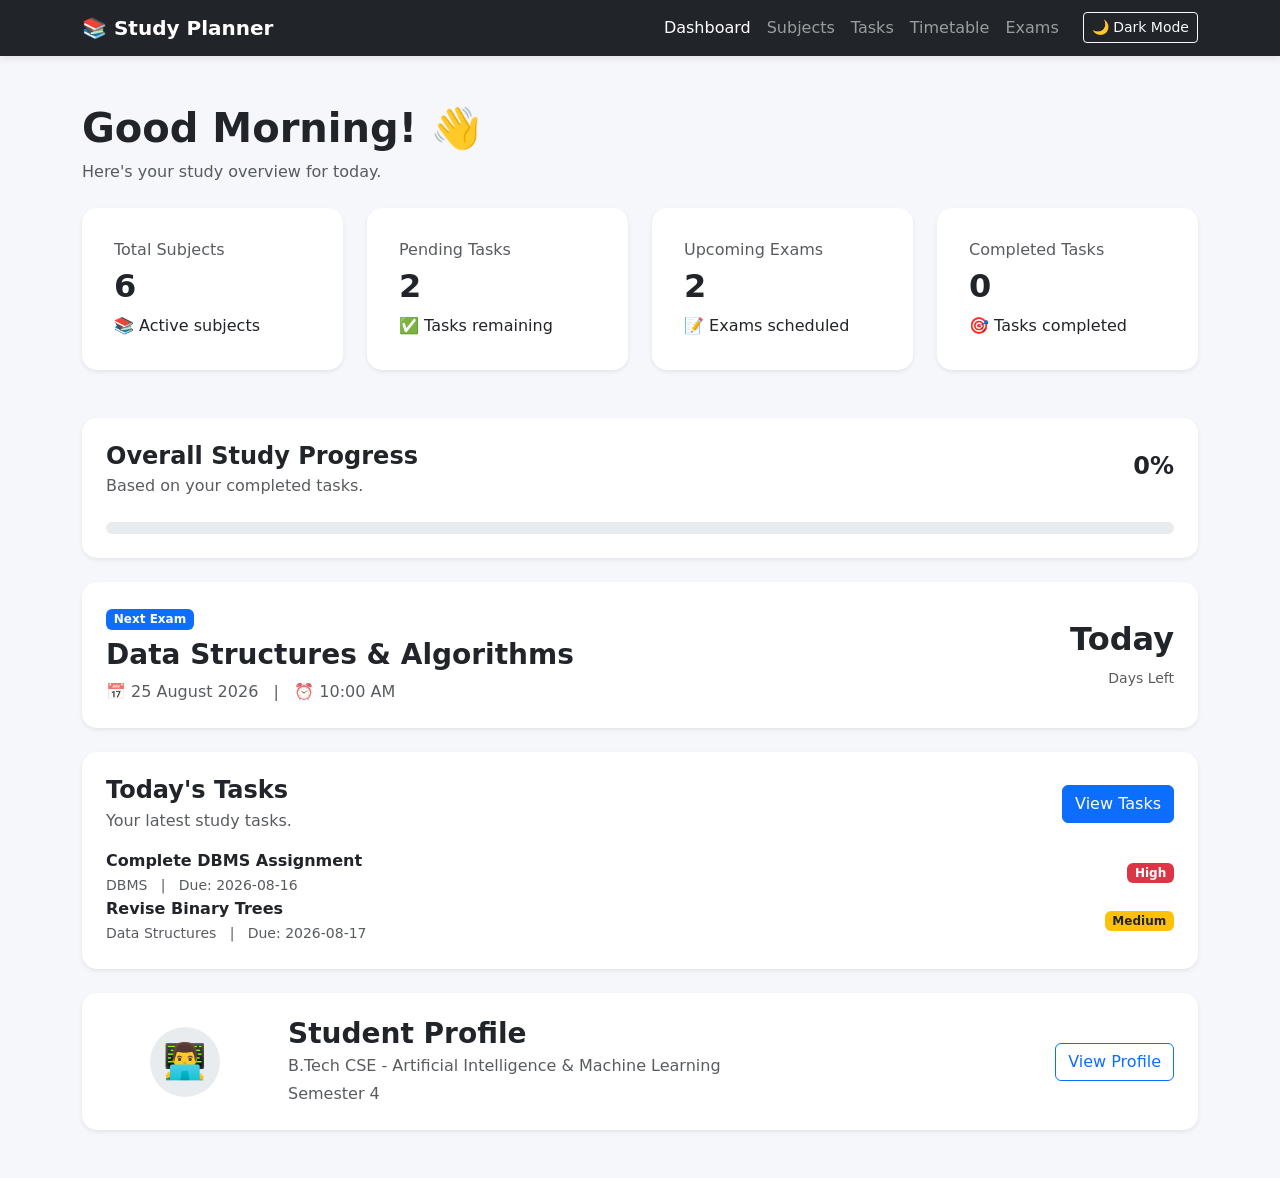
<file: index.html>
<!DOCTYPE html>
<html lang="en">

<head>

    <meta charset="UTF-8">

    <meta name="viewport"
          content="width=device-width, initial-scale=1.0">

    <title>Student Study Planner</title>

    <!-- Bootstrap CSS -->
    <link
        href="https://cdn.jsdelivr.net/npm/bootstrap@5.3.3/dist/css/bootstrap.min.css"
        rel="stylesheet">

    <!-- Custom CSS -->
    <link rel="stylesheet" href="css/style.css">

</head>


<body>


    <!-- ================= NAVBAR ================= -->

    <nav class="navbar navbar-expand-lg bg-dark navbar-dark">

        <div class="container">

            <!-- Logo -->

            <a class="navbar-brand fw-bold"
               href="index.html">

                📚 Study Planner

            </a>


            <!-- Mobile Menu Button -->

            <button
                class="navbar-toggler"
                type="button"
                data-bs-toggle="collapse"
                data-bs-target="#navbarNav">

                <span class="navbar-toggler-icon"></span>

            </button>


            <!-- Navigation Links -->

            <div
                class="collapse navbar-collapse"
                id="navbarNav">

                <ul class="navbar-nav ms-auto">

                    <li class="nav-item">

                        <a
                            class="nav-link active"
                            href="index.html">

                            Dashboard

                        </a>

                    </li>


                    <li class="nav-item">

                        <a
                            class="nav-link"
                            href="subjects.html">

                            Subjects

                        </a>

                    </li>


                    <li class="nav-item">

                        <a
                            class="nav-link"
                            href="tasks.html">

                            Tasks

                        </a>

                    </li>


                    <li class="nav-item">

                        <a
                            class="nav-link"
                            href="timetable.html">

                            Timetable

                        </a>

                    </li>


                    <li class="nav-item">

                        <a
                            class="nav-link"
                            href="exams.html">

                            Exams

                        </a>

                    </li>


                    <!-- Dark Mode -->

                    <li class="nav-item ms-lg-3">

                        <button
                            class="btn btn-outline-light btn-sm mt-1"
                            onclick="toggleDarkMode()">

                            🌙 Dark Mode

                        </button>

                    </li>

                </ul>

            </div>

        </div>

    </nav>



    <!-- ================= MAIN CONTENT ================= -->

    <main class="container mt-5 mb-5">


        <!-- ================= WELCOME ================= -->

        <div class="mb-4">

            <h1 class="fw-bold">

                Good Morning! 👋

            </h1>


            <p class="text-muted">

                Here's your study overview for today.

            </p>

        </div>



        <!-- ================= DASHBOARD CARDS ================= -->

        <div class="row g-4">


            <!-- Total Subjects -->

            <div class="col-md-6 col-lg-3">

                <div
                    class="card dashboard-card shadow-sm p-3 h-100">

                    <div class="card-body">

                        <h6 class="text-muted">

                            Total Subjects

                        </h6>


                        <h2 class="fw-bold">

                            6

                        </h2>


                        <p class="mb-0">

                            📚 Active subjects

                        </p>

                    </div>

                </div>

            </div>



            <!-- Pending Tasks -->

            <div class="col-md-6 col-lg-3">

                <div
                    class="card dashboard-card shadow-sm p-3 h-100">

                    <div class="card-body">

                        <h6 class="text-muted">

                            Pending Tasks

                        </h6>


                        <h2
                            class="fw-bold"
                            id="pendingTaskCount">

                            0

                        </h2>


                        <p class="mb-0">

                            ✅ Tasks remaining

                        </p>

                    </div>

                </div>

            </div>



            <!-- Upcoming Exams -->

            <div class="col-md-6 col-lg-3">

                <div
                    class="card dashboard-card shadow-sm p-3 h-100">

                    <div class="card-body">

                        <h6 class="text-muted">

                            Upcoming Exams

                        </h6>


                        <h2 class="fw-bold">

                            2

                        </h2>


                        <p class="mb-0">

                            📝 Exams scheduled

                        </p>

                    </div>

                </div>

            </div>



            <!-- Completed Tasks -->

            <div class="col-md-6 col-lg-3">

                <div
                    class="card dashboard-card shadow-sm p-3 h-100">

                    <div class="card-body">

                        <h6 class="text-muted">

                            Completed Tasks

                        </h6>


                        <h2
                            class="fw-bold"
                            id="completedTaskCount">

                            0

                        </h2>


                        <p class="mb-0">

                            🎯 Tasks completed

                        </p>

                    </div>

                </div>

            </div>

        </div>



        <!-- ================= OVERALL PROGRESS ================= -->

        <div class="card shadow-sm mt-5 p-4">

            <div
                class="d-flex justify-content-between align-items-center">

                <div>

                    <h4 class="fw-bold mb-1">

                        Overall Study Progress

                    </h4>


                    <p class="text-muted mb-0">

                        Based on your completed tasks.

                    </p>

                </div>


                <h4
                    class="fw-bold"
                    id="overallProgressText">

                    0%

                </h4>

            </div>


            <div class="progress mt-4">

                <div
                    class="progress-bar"
                    id="overallProgressBar"
                    style="width: 0%;">

                    0%

                </div>

            </div>

        </div>



        <!-- ================= UPCOMING EXAM ================= -->

        <div class="card shadow-sm mt-4 p-4">

            <div class="row align-items-center">

                <div class="col-md-8">

                    <span class="badge bg-primary">

                        Next Exam

                    </span>


                    <h3 class="fw-bold mt-2">

                        Data Structures & Algorithms

                    </h3>


                    <p class="text-muted mb-0">

                        📅 25 August 2026
                        &nbsp; | &nbsp;
                        ⏰ 10:00 AM

                    </p>

                </div>


                <div
                    class="col-md-4 text-md-end text-center mt-3 mt-md-0">

                    <h2
                        class="fw-bold"
                        id="dashboardExamDays">

                        --

                    </h2>


                    <small class="text-muted">

                        Days Left

                    </small>

                </div>

            </div>

        </div>



        <!-- ================= TODAY'S TASKS ================= -->

        <div class="card shadow-sm mt-4 p-4">

            <div
                class="d-flex justify-content-between align-items-center mb-3">

                <div>

                    <h4 class="fw-bold mb-1">

                        Today's Tasks

                    </h4>


                    <p class="text-muted mb-0">

                        Your latest study tasks.

                    </p>

                </div>


                <a
                    href="tasks.html"
                    class="btn btn-primary">

                    View Tasks

                </a>

            </div>


            <div id="dashboardTaskList">

                <!-- JavaScript will add tasks here -->

            </div>

        </div>



        <!-- ================= STUDENT PROFILE ================= -->

        <div class="card shadow-sm mt-4 p-4 mb-5">

            <div class="row align-items-center">


                <div class="col-md-2 text-center">

                    <div class="profile-icon">

                        👨‍💻

                    </div>

                </div>


                <div class="col-md-7">

                    <h3 class="fw-bold mb-1">

                        Student Profile

                    </h3>


                    <p class="text-muted mb-1">

                        B.Tech CSE -
                        Artificial Intelligence & Machine Learning

                    </p>


                    <p class="text-muted mb-0">

                        Semester 4

                    </p>

                </div>


                <div
                    class="col-md-3 text-md-end text-center mt-3 mt-md-0">

                    <button
                        class="btn btn-outline-primary"
                        data-bs-toggle="modal"
                        data-bs-target="#profileModal">

                        View Profile

                    </button>

                </div>

            </div>

        </div>

    </main>



    <!-- ================= PROFILE MODAL ================= -->

    <div
        class="modal fade"
        id="profileModal"
        tabindex="-1">

        <div class="modal-dialog">

            <div class="modal-content">


                <div class="modal-header">

                    <h5 class="modal-title">

                        Student Profile

                    </h5>


                    <button
                        type="button"
                        class="btn-close"
                        data-bs-dismiss="modal">

                    </button>

                </div>



                <div class="modal-body">


                    <div class="text-center mb-4">

                        <div class="profile-icon">

                            👨‍💻

                        </div>


                        <h4 class="fw-bold mt-3">

                            Student

                        </h4>

                    </div>


                    <p>

                        <strong>Course:</strong>
                        B.Tech CSE

                    </p>


                    <p>

                        <strong>Specialization:</strong>
                        AI & ML

                    </p>


                    <p>

                        <strong>Semester:</strong>
                        4

                    </p>


                    <p>

                        <strong>Academic Year:</strong>
                        2026

                    </p>

                </div>



                <div class="modal-footer">

                    <button
                        class="btn btn-secondary"
                        data-bs-dismiss="modal">

                        Close

                    </button>

                </div>

            </div>

        </div>

    </div>



    <!-- ================= BOOTSTRAP JS ================= -->

    <script
        src="https://cdn.jsdelivr.net/npm/bootstrap@5.3.3/dist/js/bootstrap.bundle.min.js">
    </script>


    <!-- CUSTOM JS -->

    <script src="js/script.js"></script>

</body>

</html>
</file>
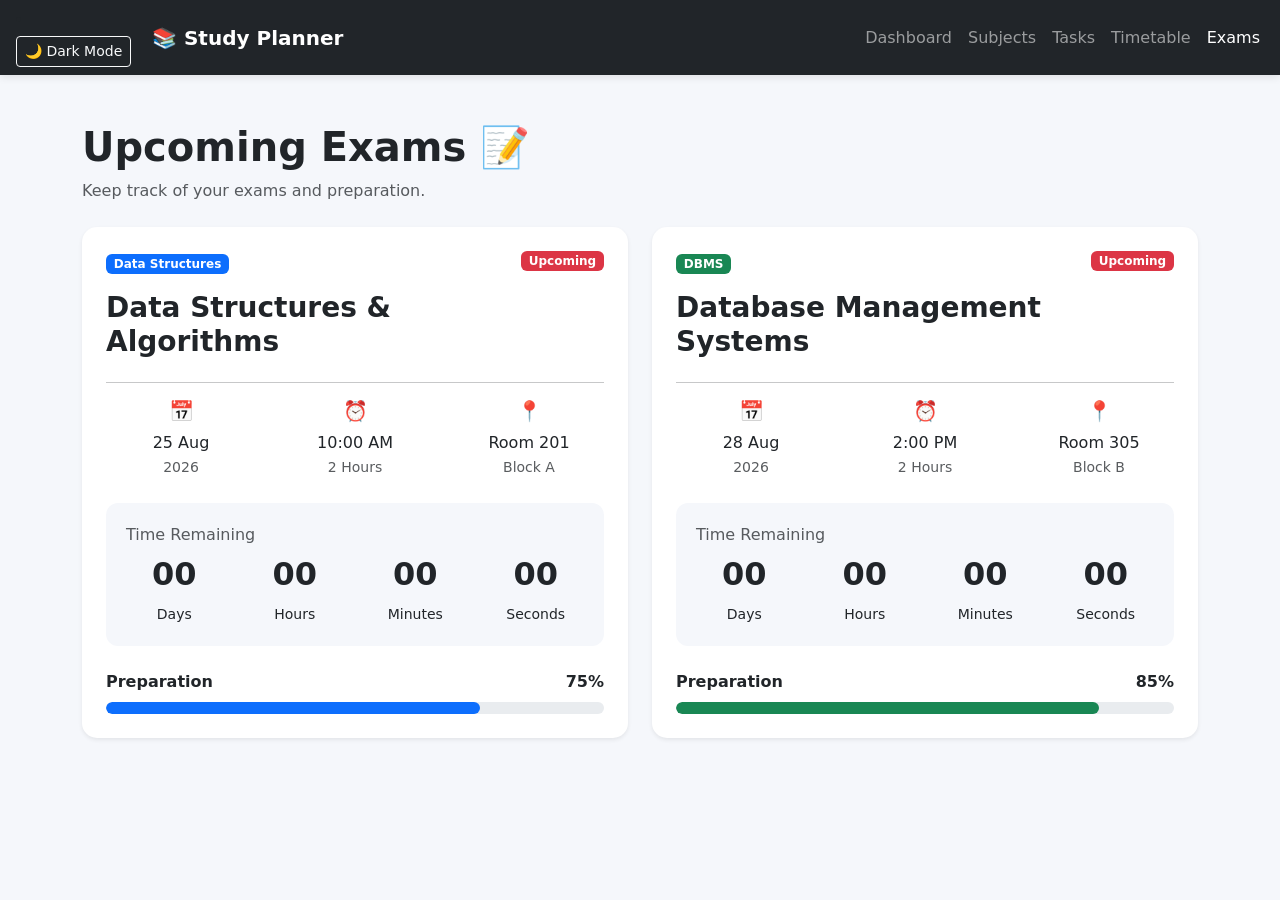
<file: exams.html>
<!DOCTYPE html>
<html lang="en">

<head>

    <meta charset="UTF-8">
    <meta name="viewport" content="width=device-width, initial-scale=1.0">

    <title>Exams - Study Planner</title>

    <!-- Bootstrap CSS -->
    <link href="https://cdn.jsdelivr.net/npm/bootstrap@5.3.3/dist/css/bootstrap.min.css"
          rel="stylesheet">
    
    <!-- Custom CSS -->
    <link rel="stylesheet" href="css/style.css">

</head>

<body>

    <!-- ================= NAVBAR ================= -->

    <nav class="navbar navbar-expand-lg bg-dark navbar-dark">
        <li class="nav-item ms-lg-3">

    <button
        class="btn btn-outline-light btn-sm mt-1"
        onclick="toggleDarkMode()">

        🌙 Dark Mode

    </button>

</li>
        <div class="container">

            <a class="navbar-brand fw-bold" href="index.html">
                📚 Study Planner
            </a>

            <button class="navbar-toggler"
                    type="button"
                    data-bs-toggle="collapse"
                    data-bs-target="#navbarNav">

                <span class="navbar-toggler-icon"></span>

            </button>

            <div class="collapse navbar-collapse" id="navbarNav">

                <ul class="navbar-nav ms-auto">

                    <li class="nav-item">
                        <a class="nav-link" href="index.html">
                            Dashboard
                        </a>
                    </li>

                    <li class="nav-item">
                        <a class="nav-link" href="subjects.html">
                            Subjects
                        </a>
                    </li>

                    <li class="nav-item">
                        <a class="nav-link" href="tasks.html">
                            Tasks
                        </a>
                    </li>

                    <li class="nav-item">
                        <a class="nav-link" href="timetable.html">
                            Timetable
                        </a>
                    </li>

                    <li class="nav-item">
                        <a class="nav-link active" href="exams.html">
                            Exams
                        </a>
                    </li>

                </ul>

            </div>

        </div>

    </nav>


    <!-- ================= MAIN CONTENT ================= -->

    <div class="container mt-5 mb-5">

        <!-- Heading -->

        <div class="mb-4">

            <h1 class="fw-bold">
                Upcoming Exams 📝
            </h1>

            <p class="text-muted">
                Keep track of your exams and preparation.
            </p>

        </div>


        <!-- ================= EXAM CARDS ================= -->

        <div class="row g-4">


            <!-- DSA EXAM -->

            <div class="col-md-6">

                <div class="card exam-card shadow-sm h-100">

                    <div class="card-body p-4">

                        <div class="d-flex justify-content-between">

                            <div>

                                <span class="badge bg-primary">
                                    Data Structures
                                </span>

                                <h3 class="fw-bold mt-3">
                                    Data Structures & Algorithms
                                </h3>

                            </div>

                            <span class="badge bg-danger exam-status">
                                Upcoming
                            </span>

                        </div>


                        <hr>


                        <div class="row text-center">

                            <div class="col-4">

                                <h5 class="fw-bold">
                                    📅
                                </h5>

                                <p class="mb-0">
                                    25 Aug
                                </p>

                                <small class="text-muted">
                                    2026
                                </small>

                            </div>


                            <div class="col-4">

                                <h5 class="fw-bold">
                                    ⏰
                                </h5>

                                <p class="mb-0">
                                    10:00 AM
                                </p>

                                <small class="text-muted">
                                    2 Hours
                                </small>

                            </div>


                            <div class="col-4">

                                <h5 class="fw-bold">
                                    📍
                                </h5>

                                <p class="mb-0">
                                    Room 201
                                </p>

                                <small class="text-muted">
                                    Block A
                                </small>

                            </div>

                        </div>


                        <!-- Countdown -->

                        <div class="countdown-box mt-4">

                            <p class="text-muted mb-2">
                                Time Remaining
                            </p>

                            <div class="row text-center">

                                <div class="col-3">

                                    <h2 id="dsa-days" class="fw-bold">
                                        00
                                    </h2>

                                    <small>
                                        Days
                                    </small>

                                </div>

                                <div class="col-3">

                                    <h2 id="dsa-hours" class="fw-bold">
                                        00
                                    </h2>

                                    <small>
                                        Hours
                                    </small>

                                </div>

                                <div class="col-3">

                                    <h2 id="dsa-minutes" class="fw-bold">
                                        00
                                    </h2>

                                    <small>
                                        Minutes
                                    </small>

                                </div>

                                <div class="col-3">

                                    <h2 id="dsa-seconds" class="fw-bold">
                                        00
                                    </h2>

                                    <small>
                                        Seconds
                                    </small>

                                </div>

                            </div>

                        </div>


                        <!-- Preparation -->

                        <div class="mt-4">

                            <div class="d-flex justify-content-between">

                                <strong>
                                    Preparation
                                </strong>

                                <strong>
                                    75%
                                </strong>

                            </div>

                            <div class="progress mt-2">

                                <div class="progress-bar"
                                     style="width: 75%;">

                                </div>

                            </div>

                        </div>


                    </div>

                </div>

            </div>



            <!-- DBMS EXAM -->

            <div class="col-md-6">

                <div class="card exam-card shadow-sm h-100">

                    <div class="card-body p-4">

                        <div class="d-flex justify-content-between">

                            <div>

                                <span class="badge bg-success">
                                    DBMS
                                </span>

                                <h3 class="fw-bold mt-3">
                                    Database Management Systems
                                </h3>

                            </div>

                            <span class="badge bg-danger exam-status">
                                Upcoming
                            </span>

                        </div>


                        <hr>


                        <div class="row text-center">

                            <div class="col-4">

                                <h5 class="fw-bold">
                                    📅
                                </h5>

                                <p class="mb-0">
                                    28 Aug
                                </p>

                                <small class="text-muted">
                                    2026
                                </small>

                            </div>


                            <div class="col-4">

                                <h5 class="fw-bold">
                                    ⏰
                                </h5>

                                <p class="mb-0">
                                    2:00 PM
                                </p>

                                <small class="text-muted">
                                    2 Hours
                                </small>

                            </div>


                            <div class="col-4">

                                <h5 class="fw-bold">
                                    📍
                                </h5>

                                <p class="mb-0">
                                    Room 305
                                </p>

                                <small class="text-muted">
                                    Block B
                                </small>

                            </div>

                        </div>


                        <!-- Countdown -->

                        <div class="countdown-box mt-4">

                            <p class="text-muted mb-2">
                                Time Remaining
                            </p>

                            <div class="row text-center">

                                <div class="col-3">

                                    <h2 id="dbms-days" class="fw-bold">
                                        00
                                    </h2>

                                    <small>
                                        Days
                                    </small>

                                </div>

                                <div class="col-3">

                                    <h2 id="dbms-hours" class="fw-bold">
                                        00
                                    </h2>

                                    <small>
                                        Hours
                                    </small>

                                </div>

                                <div class="col-3">

                                    <h2 id="dbms-minutes" class="fw-bold">
                                        00
                                    </h2>

                                    <small>
                                        Minutes
                                    </small>

                                </div>

                                <div class="col-3">

                                    <h2 id="dbms-seconds" class="fw-bold">
                                        00
                                    </h2>

                                    <small>
                                        Seconds
                                    </small>

                                </div>

                            </div>

                        </div>


                        <!-- Preparation -->

                        <div class="mt-4">

                            <div class="d-flex justify-content-between">

                                <strong>
                                    Preparation
                                </strong>

                                <strong>
                                    85%
                                </strong>

                            </div>

                            <div class="progress mt-2">

                                <div class="progress-bar bg-success"
                                     style="width: 85%;">

                                </div>

                            </div>

                        </div>


                    </div>

                </div>

            </div>

        </div>

    </div>


    <!-- Bootstrap JS -->

    <script src="https://cdn.jsdelivr.net/npm/bootstrap@5.3.3/dist/js/bootstrap.bundle.min.js"></script>

    <!-- Custom JS -->

    <script src="js/script.js"></script>

</body>

</html>
</file>
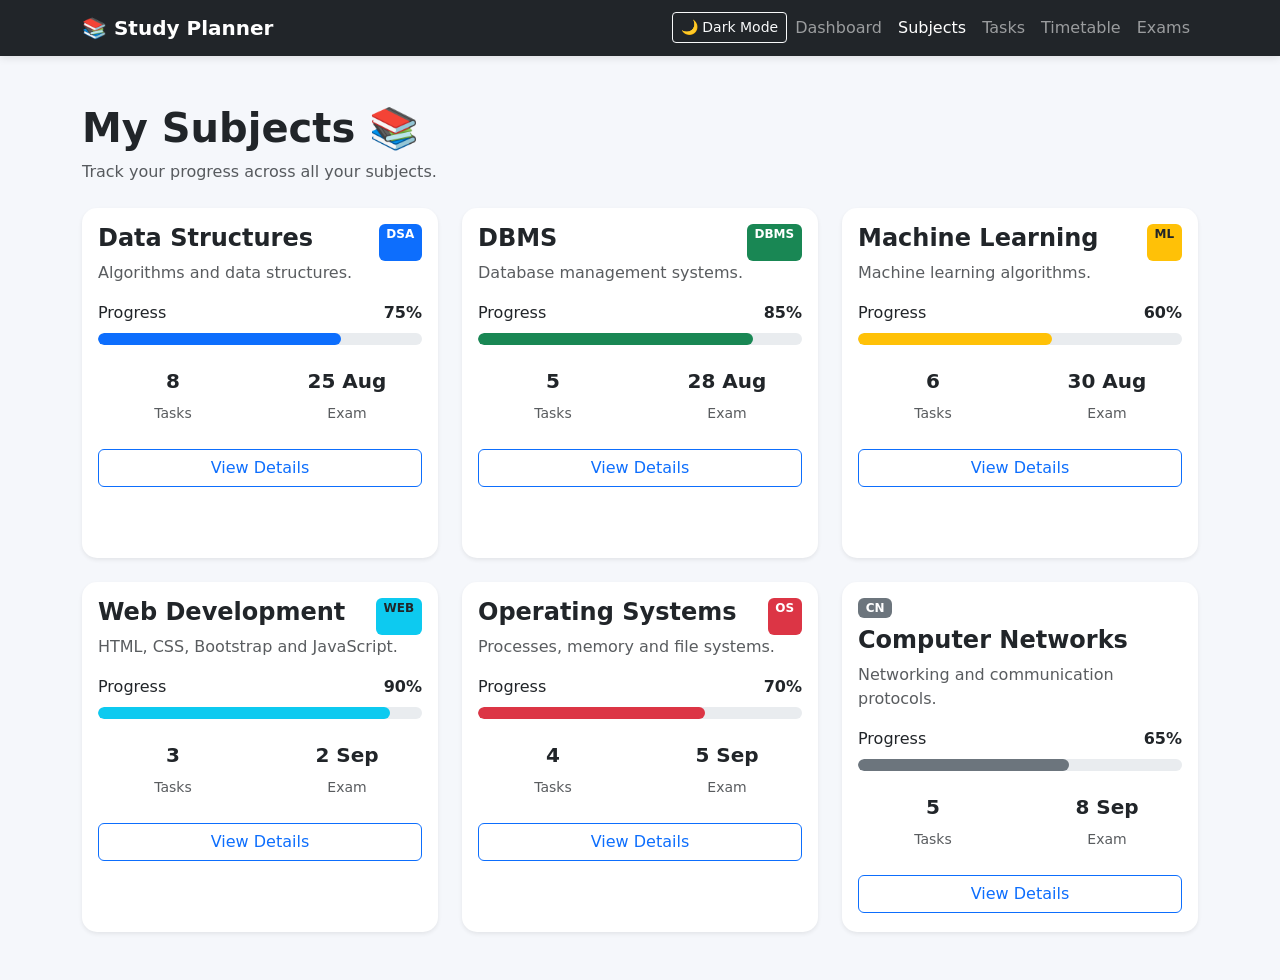
<file: subjects.html>
<!DOCTYPE html>
<html lang="en">

<head>

    <meta charset="UTF-8">
    <meta name="viewport" content="width=device-width, initial-scale=1.0">

    <title>Subjects - Study Planner</title>

    <!-- Bootstrap CSS -->
    <link href="https://cdn.jsdelivr.net/npm/bootstrap@5.3.3/dist/css/bootstrap.min.css"
          rel="stylesheet">

    <!-- Custom CSS -->
    <link rel="stylesheet" href="css/style.css">
    
</head>

<body>

    <!-- ================= NAVBAR ================= -->

    <nav class="navbar navbar-expand-lg bg-dark navbar-dark">

        <div class="container">

            <a class="navbar-brand fw-bold" href="index.html">
                📚 Study Planner
            </a>

            <button class="navbar-toggler"
                    type="button"
                    data-bs-toggle="collapse"
                    data-bs-target="#navbarNav">

                <span class="navbar-toggler-icon"></span>

            </button>

            <div class="collapse navbar-collapse" id="navbarNav">

                <ul class="navbar-nav ms-auto">

                    <li class="nav-item">
                        <li class="nav-item ms-lg-3">

    <button
        class="btn btn-outline-light btn-sm mt-1"
        onclick="toggleDarkMode()">

        🌙 Dark Mode

    </button>

</li>
                        <a class="nav-link" href="index.html">
                            Dashboard
                        </a>
                    </li>

                    <li class="nav-item">
                        <a class="nav-link active" href="subjects.html">
                            Subjects
                        </a>
                    </li>

                    <li class="nav-item">
                        <a class="nav-link" href="tasks.html">
                            Tasks
                        </a>
                    </li>

                    <li class="nav-item">
                        <a class="nav-link" href="timetable.html">
                            Timetable
                        </a>
                    </li>

                    <li class="nav-item">
                        <a class="nav-link" href="exams.html">
                            Exams
                        </a>
                    </li>

                </ul>

            </div>

        </div>

    </nav>


    <!-- ================= MAIN CONTENT ================= -->

    <div class="container mt-5 mb-5">

        <!-- Heading -->

        <div class="mb-4">

            <h1 class="fw-bold">
                My Subjects 📚
            </h1>

            <p class="text-muted">
                Track your progress across all your subjects.
            </p>

        </div>


        <!-- ================= SUBJECT CARDS ================= -->

        <div class="row g-4">


            <!-- DSA -->

            <div class="col-md-6 col-lg-4">

                <div class="card subject-card shadow-sm h-100">

                    <div class="card-body">

                        <div class="d-flex justify-content-between">

                            <h4 class="fw-bold">
                                Data Structures
                            </h4>

                            <span class="badge bg-primary">
                                DSA
                            </span>

                        </div>

                        <p class="text-muted">
                            Algorithms and data structures.
                        </p>


                        <div class="d-flex justify-content-between">

                            <span>
                                Progress
                            </span>

                            <span class="fw-bold">
                                75%
                            </span>

                        </div>


                        <div class="progress mt-2">

                            <div class="progress-bar"
                                 style="width: 75%;">

                            </div>

                        </div>


                        <div class="row text-center mt-4">

                            <div class="col">

                                <h5 class="fw-bold">
                                    8
                                </h5>

                                <small class="text-muted">
                                    Tasks
                                </small>

                            </div>

                            <div class="col">

                                <h5 class="fw-bold">
                                    25 Aug
                                </h5>

                                <small class="text-muted">
                                    Exam
                                </small>

                            </div>

                        </div>


                        <button class="btn btn-outline-primary w-100 mt-4"
                                onclick="showSubject('Data Structures', '75%', '8', '25 August 2026')">

                            View Details

                        </button>

                    </div>

                </div>

            </div>



            <!-- DBMS -->

            <div class="col-md-6 col-lg-4">

                <div class="card subject-card shadow-sm h-100">

                    <div class="card-body">

                        <div class="d-flex justify-content-between">

                            <h4 class="fw-bold">
                                DBMS
                            </h4>

                            <span class="badge bg-success">
                                DBMS
                            </span>

                        </div>

                        <p class="text-muted">
                            Database management systems.
                        </p>


                        <div class="d-flex justify-content-between">

                            <span>
                                Progress
                            </span>

                            <span class="fw-bold">
                                85%
                            </span>

                        </div>


                        <div class="progress mt-2">

                            <div class="progress-bar bg-success"
                                 style="width: 85%;">

                            </div>

                        </div>


                        <div class="row text-center mt-4">

                            <div class="col">

                                <h5 class="fw-bold">
                                    5
                                </h5>

                                <small class="text-muted">
                                    Tasks
                                </small>

                            </div>

                            <div class="col">

                                <h5 class="fw-bold">
                                    28 Aug
                                </h5>

                                <small class="text-muted">
                                    Exam
                                </small>

                            </div>

                        </div>


                        <button class="btn btn-outline-primary w-100 mt-4"
                                onclick="showSubject('DBMS', '85%', '5', '28 August 2026')">

                            View Details

                        </button>

                    </div>

                </div>

            </div>



            <!-- Machine Learning -->

            <div class="col-md-6 col-lg-4">

                <div class="card subject-card shadow-sm h-100">

                    <div class="card-body">

                        <div class="d-flex justify-content-between">

                            <h4 class="fw-bold">
                                Machine Learning
                            </h4>

                            <span class="badge bg-warning text-dark">
                                ML
                            </span>

                        </div>

                        <p class="text-muted">
                            Machine learning algorithms.
                        </p>


                        <div class="d-flex justify-content-between">

                            <span>
                                Progress
                            </span>

                            <span class="fw-bold">
                                60%
                            </span>

                        </div>


                        <div class="progress mt-2">

                            <div class="progress-bar bg-warning"
                                 style="width: 60%;">

                            </div>

                        </div>


                        <div class="row text-center mt-4">

                            <div class="col">

                                <h5 class="fw-bold">
                                    6
                                </h5>

                                <small class="text-muted">
                                    Tasks
                                </small>

                            </div>

                            <div class="col">

                                <h5 class="fw-bold">
                                    30 Aug
                                </h5>

                                <small class="text-muted">
                                    Exam
                                </small>

                            </div>

                        </div>


                        <button class="btn btn-outline-primary w-100 mt-4"
                                onclick="showSubject('Machine Learning', '60%', '6', '30 August 2026')">

                            View Details

                        </button>

                    </div>

                </div>

            </div>



            <!-- Web Development -->

            <div class="col-md-6 col-lg-4">

                <div class="card subject-card shadow-sm h-100">

                    <div class="card-body">

                        <div class="d-flex justify-content-between">

                            <h4 class="fw-bold">
                                Web Development
                            </h4>

                            <span class="badge bg-info text-dark">
                                WEB
                            </span>

                        </div>

                        <p class="text-muted">
                            HTML, CSS, Bootstrap and JavaScript.
                        </p>


                        <div class="d-flex justify-content-between">

                            <span>
                                Progress
                            </span>

                            <span class="fw-bold">
                                90%
                            </span>

                        </div>


                        <div class="progress mt-2">

                            <div class="progress-bar bg-info"
                                 style="width: 90%;">

                            </div>

                        </div>


                        <div class="row text-center mt-4">

                            <div class="col">

                                <h5 class="fw-bold">
                                    3
                                </h5>

                                <small class="text-muted">
                                    Tasks
                                </small>

                            </div>

                            <div class="col">

                                <h5 class="fw-bold">
                                    2 Sep
                                </h5>

                                <small class="text-muted">
                                    Exam
                                </small>

                            </div>

                        </div>


                        <button class="btn btn-outline-primary w-100 mt-4"
                                onclick="showSubject('Web Development', '90%', '3', '2 September 2026')">

                            View Details

                        </button>

                    </div>

                </div>

            </div>



            <!-- Operating Systems -->

            <div class="col-md-6 col-lg-4">

                <div class="card subject-card shadow-sm h-100">

                    <div class="card-body">

                        <div class="d-flex justify-content-between">

                            <h4 class="fw-bold">
                                Operating Systems
                            </h4>

                            <span class="badge bg-danger">
                                OS
                            </span>

                        </div>

                        <p class="text-muted">
                            Processes, memory and file systems.
                        </p>


                        <div class="d-flex justify-content-between">

                            <span>
                                Progress
                            </span>

                            <span class="fw-bold">
                                70%
                            </span>

                        </div>


                        <div class="progress mt-2">

                            <div class="progress-bar bg-danger"
                                 style="width: 70%;">

                            </div>

                        </div>


                        <div class="row text-center mt-4">

                            <div class="col">

                                <h5 class="fw-bold">
                                    4
                                </h5>

                                <small class="text-muted">
                                    Tasks
                                </small>

                            </div>

                            <div class="col">

                                <h5 class="fw-bold">
                                    5 Sep
                                </h5>

                                <small class="text-muted">
                                    Exam
                                </small>

                            </div>

                        </div>


                        <button class="btn btn-outline-primary w-100 mt-4"
                                onclick="showSubject('Operating Systems', '70%', '4', '5 September 2026')">

                            View Details

                        </button>

                    </div>

                </div>

            </div>



            <!-- Computer Networks -->

            <div class="col-md-6 col-lg-4">

                <div class="card subject-card shadow-sm h-100">

                    <div class="card-body">

                        <div class="d-flex justify-content-between">

                            <span class="badge bg-secondary">
                                CN
                            </span>

                        </div>

                        <h4 class="fw-bold mt-2">
                            Computer Networks
                        </h4>

                        <p class="text-muted">
                            Networking and communication protocols.
                        </p>


                        <div class="d-flex justify-content-between">

                            <span>
                                Progress
                            </span>

                            <span class="fw-bold">
                                65%
                            </span>

                        </div>


                        <div class="progress mt-2">

                            <div class="progress-bar bg-secondary"
                                 style="width: 65%;">

                            </div>

                        </div>


                        <div class="row text-center mt-4">

                            <div class="col">

                                <h5 class="fw-bold">
                                    5
                                </h5>

                                <small class="text-muted">
                                    Tasks
                                </small>

                            </div>

                            <div class="col">

                                <h5 class="fw-bold">
                                    8 Sep
                                </h5>

                                <small class="text-muted">
                                    Exam
                                </small>

                            </div>

                        </div>


                        <button class="btn btn-outline-primary w-100 mt-4"
                                onclick="showSubject('Computer Networks', '65%', '5', '8 September 2026')">

                            View Details

                        </button>

                    </div>

                </div>

            </div>

        </div>

    </div>



    <!-- ================= SUBJECT MODAL ================= -->

    <div class="modal fade" id="subjectModal">

        <div class="modal-dialog">

            <div class="modal-content">

                <div class="modal-header">

                    <h5 class="modal-title" id="modalSubjectName">
                        Subject Details
                    </h5>

                    <button type="button"
                            class="btn-close"
                            data-bs-dismiss="modal">
                    </button>

                </div>


                <div class="modal-body">

                    <p>
                        <strong>Progress:</strong>
                        <span id="modalProgress"></span>
                    </p>

                    <div class="progress mb-3">

                        <div class="progress-bar"
                             id="modalProgressBar">
                        </div>

                    </div>

                    <p>
                        <strong>Total Tasks:</strong>
                        <span id="modalTasks"></span>
                    </p>

                    <p>
                        <strong>Upcoming Exam:</strong>
                        <span id="modalExam"></span>
                    </p>

                </div>


                <div class="modal-footer">

                    <button class="btn btn-secondary"
                            data-bs-dismiss="modal">

                        Close

                    </button>

                </div>

            </div>

        </div>

    </div>



    <!-- Bootstrap JS -->

    <script src="https://cdn.jsdelivr.net/npm/bootstrap@5.3.3/dist/js/bootstrap.bundle.min.js"></script>

    <!-- Custom JS -->

    <script src="js/script.js"></script>

</body>

</html>
</file>
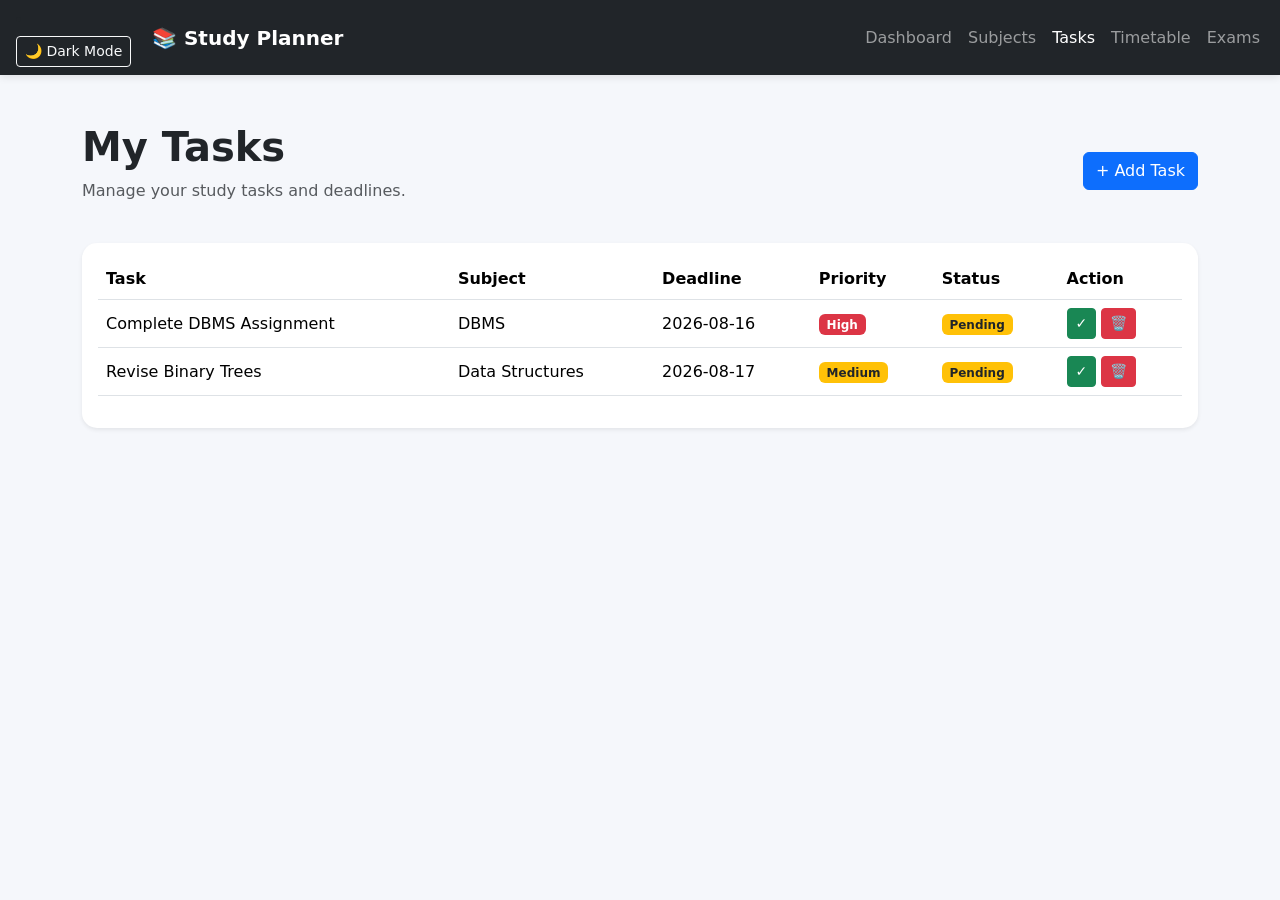
<file: tasks.html>
<!DOCTYPE html>
<html lang="en">

<head>

    <meta charset="UTF-8">
    <meta name="viewport" content="width=device-width, initial-scale=1.0">

    <title>Tasks - Study Planner</title>

    <!-- Bootstrap CSS -->
    <link href="https://cdn.jsdelivr.net/npm/bootstrap@5.3.3/dist/css/bootstrap.min.css" rel="stylesheet">
    
    <!-- Custom CSS -->
    <link rel="stylesheet" href="css/style.css">

</head>

<body>

    <!-- Navbar -->
    <nav class="navbar navbar-expand-lg bg-dark navbar-dark">
<li class="nav-item ms-lg-3">

    <button
        class="btn btn-outline-light btn-sm mt-1"
        onclick="toggleDarkMode()">

        🌙 Dark Mode

    </button>

</li>
        <div class="container">

            <a class="navbar-brand fw-bold" href="index.html">
                📚 Study Planner
            </a>

            <button class="navbar-toggler"
                    type="button"
                    data-bs-toggle="collapse"
                    data-bs-target="#navbarNav">

                <span class="navbar-toggler-icon"></span>

            </button>

            <div class="collapse navbar-collapse" id="navbarNav">

                <ul class="navbar-nav ms-auto">

                    <li class="nav-item">
                        <a class="nav-link" href="index.html">
                            Dashboard
                        </a>
                    </li>

                    <li class="nav-item">
                        <a class="nav-link" href="subjects.html">
                            Subjects
                        </a>
                    </li>

                    <li class="nav-item">
                        <a class="nav-link active" href="tasks.html">
                            Tasks
                        </a>
                    </li>

                    <li class="nav-item">
                        <a class="nav-link" href="timetable.html">
                            Timetable
                        </a>
                    </li>

                    <li class="nav-item">
                        <a class="nav-link" href="exams.html">
                            Exams
                        </a>
                    </li>

                </ul>

            </div>

        </div>

    </nav>


    <!-- Main Content -->
    <div class="container mt-5">

        <!-- Page Heading -->
        <div class="d-flex justify-content-between align-items-center mb-4">

            <div>

                <h1 class="fw-bold">
                    My Tasks
                </h1>

                <p class="text-muted">
                    Manage your study tasks and deadlines.
                </p>

            </div>

            <button class="btn btn-primary"
                    data-bs-toggle="modal"
                    data-bs-target="#taskModal">

                + Add Task

            </button>

        </div>


        <!-- Task Card -->
        <div class="card shadow-sm">

            <div class="card-body">

                <div class="table-responsive">

                    <table class="table align-middle">

                        <thead>

                            <tr>
                                <th>Task</th>
                                <th>Subject</th>
                                <th>Deadline</th>
                                <th>Priority</th>
                                <th>Status</th>
                                <th>Action</th>
                            </tr>

                        </thead>

                        <tbody id="taskList">

                        </tbody>

                    </table>

                </div>

            </div>

        </div>

    </div>


    <!-- Add Task Modal -->

    <div class="modal fade" id="taskModal">

        <div class="modal-dialog">

            <div class="modal-content">

                <div class="modal-header">

                    <h5 class="modal-title">
                        Add New Task
                    </h5>

                    <button type="button"
                            class="btn-close"
                            data-bs-dismiss="modal">
                    </button>

                </div>


                <div class="modal-body">

                    <form id="taskForm">

                        <!-- Task Name -->

                        <div class="mb-3">

                            <label class="form-label">
                                Task Name
                            </label>

                            <input type="text"
                                   id="taskName"
                                   class="form-control"
                                   placeholder="Enter task name"
                                   required>

                        </div>


                        <!-- Subject -->

                        <div class="mb-3">

                            <label class="form-label">
                                Subject
                            </label>

                            <select id="taskSubject"
                                    class="form-select"
                                    required>

                                <option value="">
                                    Select Subject
                                </option>

                                <option>
                                    Data Structures
                                </option>

                                <option>
                                    DBMS
                                </option>

                                <option>
                                    Machine Learning
                                </option>

                                <option>
                                    Web Development
                                </option>

                                <option>
                                    Computer Networks
                                </option>

                                <option>
                                    Operating Systems
                                </option>

                            </select>

                        </div>


                        <!-- Deadline -->

                        <div class="mb-3">

                            <label class="form-label">
                                Deadline
                            </label>

                            <input type="date"
                                   id="taskDeadline"
                                   class="form-control"
                                   required>

                        </div>


                        <!-- Priority -->

                        <div class="mb-3">

                            <label class="form-label">
                                Priority
                            </label>

                            <select id="taskPriority"
                                    class="form-select">

                                <option value="High">
                                    High
                                </option>

                                <option value="Medium">
                                    Medium
                                </option>

                                <option value="Low">
                                    Low
                                </option>

                            </select>

                        </div>


                        <button type="submit"
                                class="btn btn-primary w-100">

                            Add Task

                        </button>

                    </form>

                </div>

            </div>

        </div>

    </div>


    <!-- Bootstrap JavaScript -->

    <script src="https://cdn.jsdelivr.net/npm/bootstrap@5.3.3/dist/js/bootstrap.bundle.min.js"></script>

    <!-- Our JavaScript -->

    <script src="js/script.js"></script>

</body>

</html>
</file>
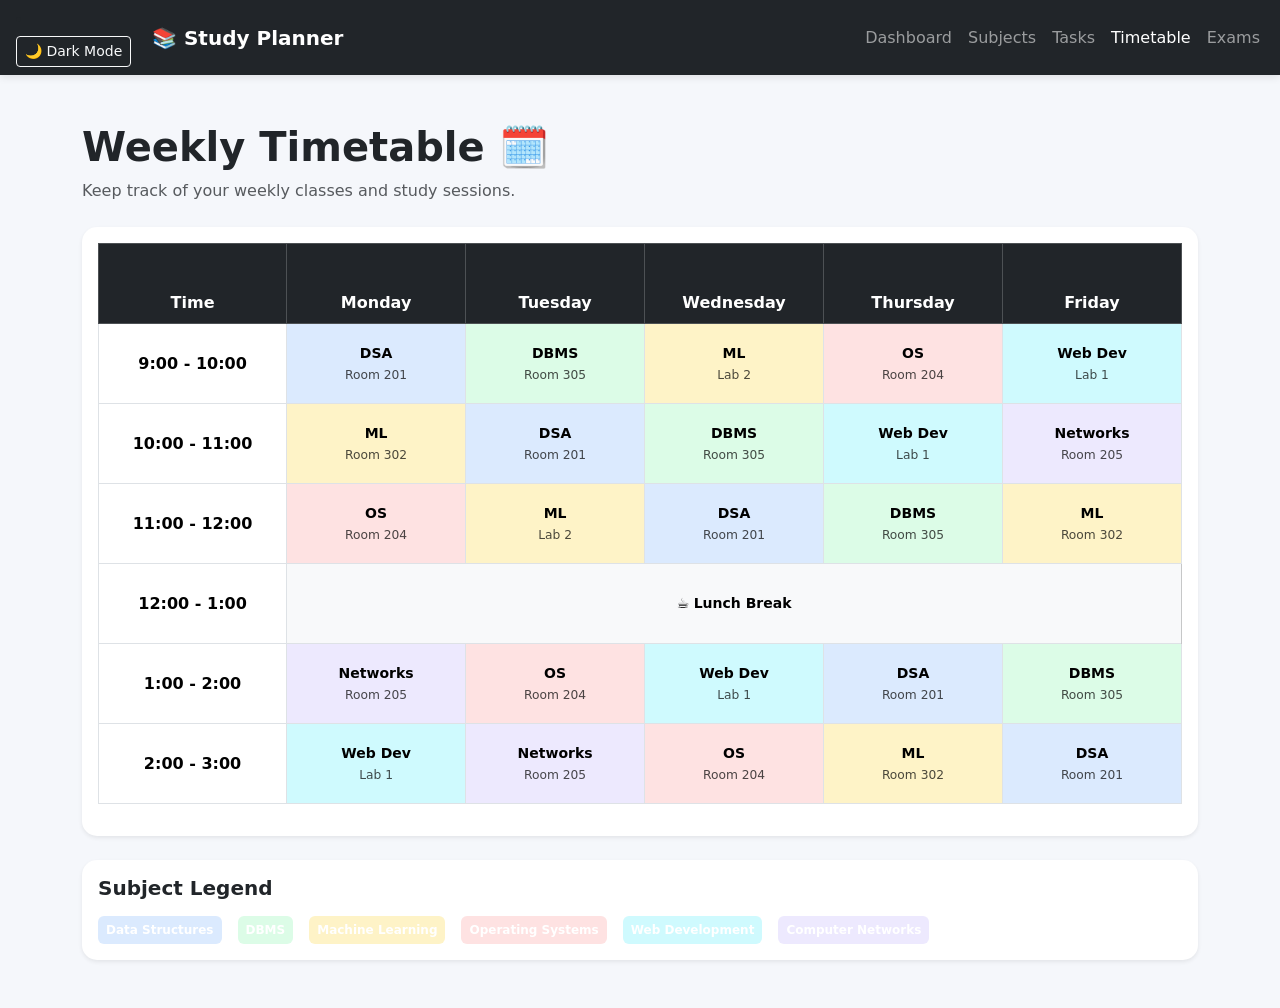
<file: timetable.html>
<!DOCTYPE html>
<html lang="en">

<head>

    <meta charset="UTF-8">
    <meta name="viewport" content="width=device-width, initial-scale=1.0">

    <title>Timetable - Study Planner</title>

    <!-- Bootstrap CSS -->
    <link href="https://cdn.jsdelivr.net/npm/bootstrap@5.3.3/dist/css/bootstrap.min.css"
          rel="stylesheet">
    
    <!-- Custom CSS -->
    <link rel="stylesheet" href="css/style.css">

</head>

<body>

    <!-- ================= NAVBAR ================= -->

    <nav class="navbar navbar-expand-lg bg-dark navbar-dark">
        <li class="nav-item ms-lg-3">

    <button
        class="btn btn-outline-light btn-sm mt-1"
        onclick="toggleDarkMode()">

        🌙 Dark Mode

    </button>

</li>
        <div class="container">

            <a class="navbar-brand fw-bold" href="index.html">
                📚 Study Planner
            </a>

            <button class="navbar-toggler"
                    type="button"
                    data-bs-toggle="collapse"
                    data-bs-target="#navbarNav">

                <span class="navbar-toggler-icon"></span>

            </button>

            <div class="collapse navbar-collapse" id="navbarNav">

                <ul class="navbar-nav ms-auto">

                    <li class="nav-item">
                        <a class="nav-link" href="index.html">
                            Dashboard
                        </a>
                    </li>

                    <li class="nav-item">
                        <a class="nav-link" href="subjects.html">
                            Subjects
                        </a>
                    </li>

                    <li class="nav-item">
                        <a class="nav-link" href="tasks.html">
                            Tasks
                        </a>
                    </li>

                    <li class="nav-item">
                        <a class="nav-link active" href="timetable.html">
                            Timetable
                        </a>
                    </li>

                    <li class="nav-item">
                        <a class="nav-link" href="exams.html">
                            Exams
                        </a>
                    </li>

                </ul>

            </div>

        </div>

    </nav>


    <!-- ================= MAIN CONTENT ================= -->

    <div class="container mt-5 mb-5">

        <!-- Heading -->

        <div class="mb-4">

            <h1 class="fw-bold">
                Weekly Timetable 🗓️
            </h1>

            <p class="text-muted">
                Keep track of your weekly classes and study sessions.
            </p>

        </div>


        <!-- ================= TIMETABLE ================= -->

        <div class="card shadow-sm">

            <div class="card-body">

                <div class="table-responsive">

                    <table class="table table-bordered text-center align-middle timetable">

                        <thead class="table-dark">

                            <tr>

                                <th>Time</th>

                                <th>Monday</th>

                                <th>Tuesday</th>

                                <th>Wednesday</th>

                                <th>Thursday</th>

                                <th>Friday</th>

                            </tr>

                        </thead>


                        <tbody>


                            <!-- 9 - 10 -->

                            <tr>

                                <th>
                                    9:00 - 10:00
                                </th>

                                <td class="subject-dsa">
                                    <strong>DSA</strong>
                                    <br>
                                    <small>Room 201</small>
                                </td>

                                <td class="subject-dbms">
                                    <strong>DBMS</strong>
                                    <br>
                                    <small>Room 305</small>
                                </td>

                                <td class="subject-ml">
                                    <strong>ML</strong>
                                    <br>
                                    <small>Lab 2</small>
                                </td>

                                <td class="subject-os">
                                    <strong>OS</strong>
                                    <br>
                                    <small>Room 204</small>
                                </td>

                                <td class="subject-web">
                                    <strong>Web Dev</strong>
                                    <br>
                                    <small>Lab 1</small>
                                </td>

                            </tr>


                            <!-- 10 - 11 -->

                            <tr>

                                <th>
                                    10:00 - 11:00
                                </th>

                                <td class="subject-ml">
                                    <strong>ML</strong>
                                    <br>
                                    <small>Room 302</small>
                                </td>

                                <td class="subject-dsa">
                                    <strong>DSA</strong>
                                    <br>
                                    <small>Room 201</small>
                                </td>

                                <td class="subject-dbms">
                                    <strong>DBMS</strong>
                                    <br>
                                    <small>Room 305</small>
                                </td>

                                <td class="subject-web">
                                    <strong>Web Dev</strong>
                                    <br>
                                    <small>Lab 1</small>
                                </td>

                                <td class="subject-cn">
                                    <strong>Networks</strong>
                                    <br>
                                    <small>Room 205</small>
                                </td>

                            </tr>


                            <!-- 11 - 12 -->

                            <tr>

                                <th>
                                    11:00 - 12:00
                                </th>

                                <td class="subject-os">
                                    <strong>OS</strong>
                                    <br>
                                    <small>Room 204</small>
                                </td>

                                <td class="subject-ml">
                                    <strong>ML</strong>
                                    <br>
                                    <small>Lab 2</small>
                                </td>

                                <td class="subject-dsa">
                                    <strong>DSA</strong>
                                    <br>
                                    <small>Room 201</small>
                                </td>

                                <td class="subject-dbms">
                                    <strong>DBMS</strong>
                                    <br>
                                    <small>Room 305</small>
                                </td>

                                <td class="subject-ml">
                                    <strong>ML</strong>
                                    <br>
                                    <small>Room 302</small>
                                </td>

                            </tr>


                            <!-- Break -->

                            <tr>

                                <th>
                                    12:00 - 1:00
                                </th>

                                <td colspan="5" class="table-light">

                                    ☕ <strong>Lunch Break</strong>

                                </td>

                            </tr>


                            <!-- 1 - 2 -->

                            <tr>

                                <th>
                                    1:00 - 2:00
                                </th>

                                <td class="subject-cn">
                                    <strong>Networks</strong>
                                    <br>
                                    <small>Room 205</small>
                                </td>

                                <td class="subject-os">
                                    <strong>OS</strong>
                                    <br>
                                    <small>Room 204</small>
                                </td>

                                <td class="subject-web">
                                    <strong>Web Dev</strong>
                                    <br>
                                    <small>Lab 1</small>
                                </td>

                                <td class="subject-dsa">
                                    <strong>DSA</strong>
                                    <br>
                                    <small>Room 201</small>
                                </td>

                                <td class="subject-dbms">
                                    <strong>DBMS</strong>
                                    <br>
                                    <small>Room 305</small>
                                </td>

                            </tr>


                            <!-- 2 - 3 -->

                            <tr>

                                <th>
                                    2:00 - 3:00
                                </th>

                                <td class="subject-web">
                                    <strong>Web Dev</strong>
                                    <br>
                                    <small>Lab 1</small>
                                </td>

                                <td class="subject-cn">
                                    <strong>Networks</strong>
                                    <br>
                                    <small>Room 205</small>
                                </td>

                                <td class="subject-os">
                                    <strong>OS</strong>
                                    <br>
                                    <small>Room 204</small>
                                </td>

                                <td class="subject-ml">
                                    <strong>ML</strong>
                                    <br>
                                    <small>Room 302</small>
                                </td>

                                <td class="subject-dsa">
                                    <strong>DSA</strong>
                                    <br>
                                    <small>Room 201</small>
                                </td>

                            </tr>

                        </tbody>

                    </table>

                </div>

            </div>

        </div>


        <!-- ================= LEGEND ================= -->

        <div class="card shadow-sm mt-4">

            <div class="card-body">

                <h5 class="fw-bold mb-3">
                    Subject Legend
                </h5>

                <div class="d-flex flex-wrap gap-3">

                    <span class="badge subject-dsa p-2">
                        Data Structures
                    </span>

                    <span class="badge subject-dbms p-2">
                        DBMS
                    </span>

                    <span class="badge subject-ml p-2">
                        Machine Learning
                    </span>

                    <span class="badge subject-os p-2">
                        Operating Systems
                    </span>

                    <span class="badge subject-web p-2">
                        Web Development
                    </span>

                    <span class="badge subject-cn p-2">
                        Computer Networks
                    </span>

                </div>

            </div>

        </div>

    </div>


    <!-- Bootstrap JS -->

    <script src="https://cdn.jsdelivr.net/npm/bootstrap@5.3.3/dist/js/bootstrap.bundle.min.js"></script>
    <script src="js/script.js"></script>    
</body>

</html>
</file>
<file: css/style.css>
/* =========================================
   GENERAL
========================================= */

body {

    background-color: #f5f7fb;

    color: #212529;

    transition:
        background-color 0.3s,
        color 0.3s;

}


/* =========================================
   NAVBAR
========================================= */

.navbar {

    box-shadow: 0 2px 8px rgba(0, 0, 0, 0.1);

}


/* =========================================
   CARDS
========================================= */

.card {

    border: none;

    border-radius: 15px;

    transition:
        transform 0.3s,
        box-shadow 0.3s;

}


.dashboard-card:hover {

    transform: translateY(-5px);

}


.subject-card:hover {

    transform: translateY(-5px);

}


.exam-card:hover {

    transform: translateY(-5px);

}


/* =========================================
   PROGRESS BAR
========================================= */

.progress {

    height: 12px;

    border-radius: 10px;

}


.progress-bar {

    border-radius: 10px;

}


/* =========================================
   SUBJECT CARDS
========================================= */

.subject-card {

    min-height: 350px;

}


/* =========================================
   TIMETABLE
========================================= */

.timetable th,
.timetable td {

    min-width: 130px;

    height: 80px;

}


.timetable td {

    font-size: 14px;

}


.timetable small {

    opacity: 0.7;

}


/* Subject styles */

.subject-dsa {

    background-color: #dbeafe !important;

}


.subject-dbms {

    background-color: #dcfce7 !important;

}


.subject-ml {

    background-color: #fef3c7 !important;

}


.subject-os {

    background-color: #fee2e2 !important;

}


.subject-web {

    background-color: #cffafe !important;

}


.subject-cn {

    background-color: #ede9fe !important;

}


/* =========================================
   EXAMS
========================================= */

.countdown-box {

    background-color: #f5f7fb;

    border-radius: 12px;

    padding: 20px;

}


.exam-status {

    height: fit-content;

}


/* =========================================
   PROFILE
========================================= */

.profile-icon {

    width: 70px;

    height: 70px;

    border-radius: 50%;

    background-color: #e9ecef;

    display: flex;

    align-items: center;

    justify-content: center;

    font-size: 35px;

    margin: auto;

}


/* =========================================
   DARK MODE
========================================= */

body.dark-mode {

    background-color: #121212;

    color: #ffffff;

}


body.dark-mode .card {

    background-color: #1e1e1e;

    color: #ffffff;

}


body.dark-mode .text-muted {

    color: #aaaaaa !important;

}


body.dark-mode .table {

    color: #ffffff;

}


body.dark-mode .table-light {

    --bs-table-bg: #2a2a2a;

    --bs-table-color: #ffffff;

}


body.dark-mode .list-group-item {

    background-color: #1e1e1e;

    color: #ffffff;

    border-color: #444;

}


body.dark-mode .countdown-box {

    background-color: #2a2a2a;

}


body.dark-mode .modal-content {

    background-color: #1e1e1e;

    color: #ffffff;

}


body.dark-mode .form-control,
body.dark-mode .form-select {

    background-color: #2a2a2a;

    color: #ffffff;

    border-color: #555;

}


body.dark-mode .form-control::placeholder {

    color: #aaaaaa;

}


body.dark-mode .profile-icon {

    background-color: #333;

}


/* =========================================
   RESPONSIVE DESIGN
========================================= */

@media (max-width: 768px) {

    .dashboard-card {

        margin-bottom: 5px;

    }


    .profile-icon {

        margin-bottom: 15px;

    }


    .timetable {

        font-size: 13px;

    }

}
</file>
